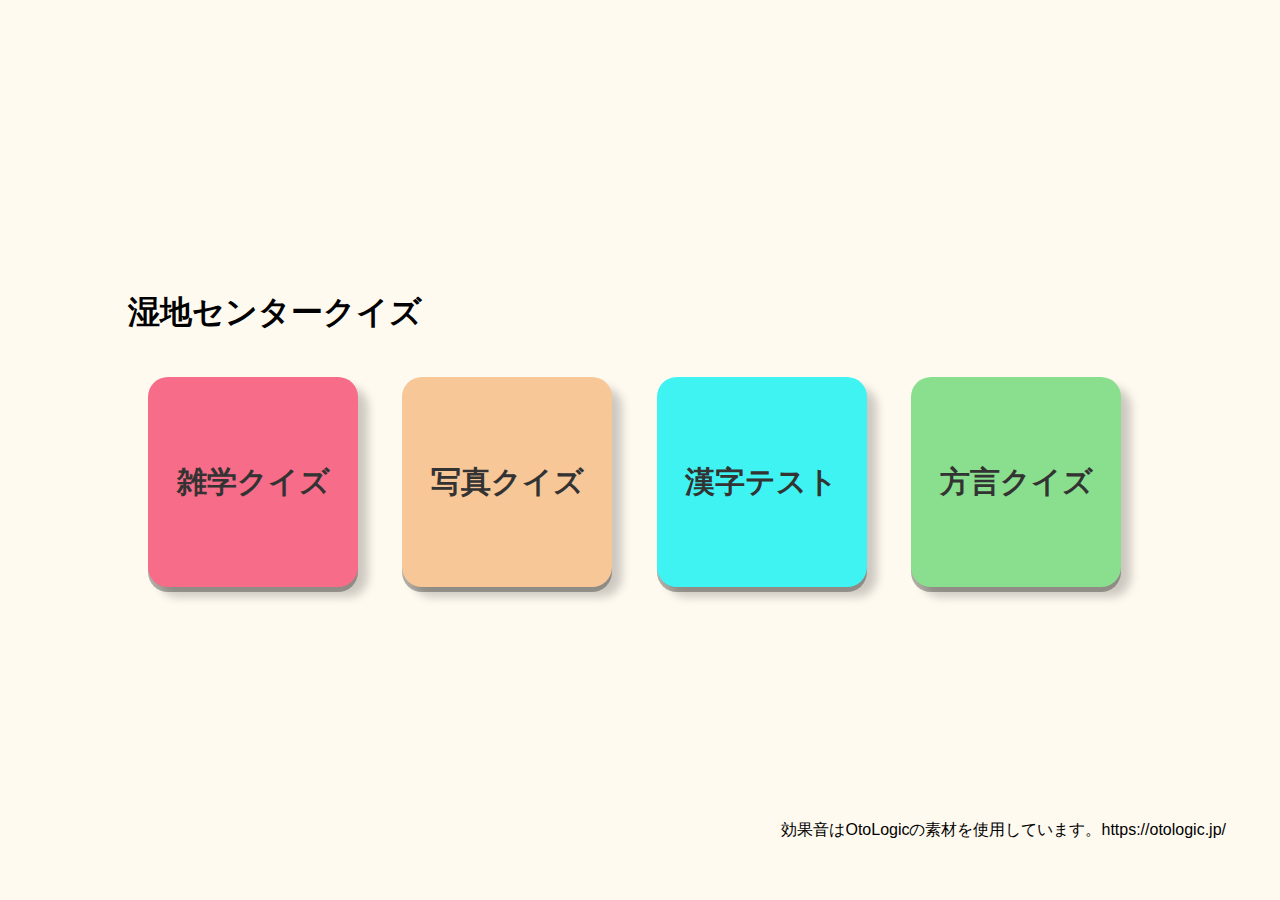
<file: index.html>
<!DOCTYPE HTML>
<html>
<head>
<meta charset="utf-8">
<title>初めのページ</title>
<link rel="stylesheet" href="style.css">
</head>
<body>
       
<div class="quiz">
    <div class="inner-block">
        <div id  = "quiz-top"></div> 
            <h1>湿地センタークイズ</h1>
        <div id = "quiz-below">
            <a href="quiz_text.html"><div class="start", style = "background-color: rgb(247, 108, 136);">雑学クイズ</div></a>
            <a href="quiz_image.html"><div class="start", style = "background-color: rgb(247, 199, 152);">写真クイズ</div></a>
            <a href="quiz_kanji.html"><div class="start", style = "background-color: rgb(63, 243, 243);">漢字テスト</div></a>
            <a href="quiz_uchina.html"><div class="start", style = "background-color: rgb(138, 223, 142);">方言クイズ</div></a>
        </div>
    </div>
</div>
<div id = "footer" class = "footer", style = "text-align: right;">効果音はOtoLogicの素材を使用しています。https://otologic.jp/ </div>

</body>
</html>

<script>
//キー操作での選択
function selectQuiz(){
  document.addEventListener("keydown", keydownEvent, false)
  function keydownEvent(event){
    if(event.key === "a" || event.key === "A"){
      window.location.href = "./quiz_text.html";
    } else if(event.key === "b" || event.key === "B"){
      window.location.href = "./quiz_image.html"; 
    } else if(event.key === "c" || event.key === "C"){
      window.location.href = "./quiz_kanji.html"; 
    } else if(event.key === "d" || event.key === "D"){
      window.location.href = "./quiz_uchina.html";} 
    }
}
selectQuiz()
</script>
</file>
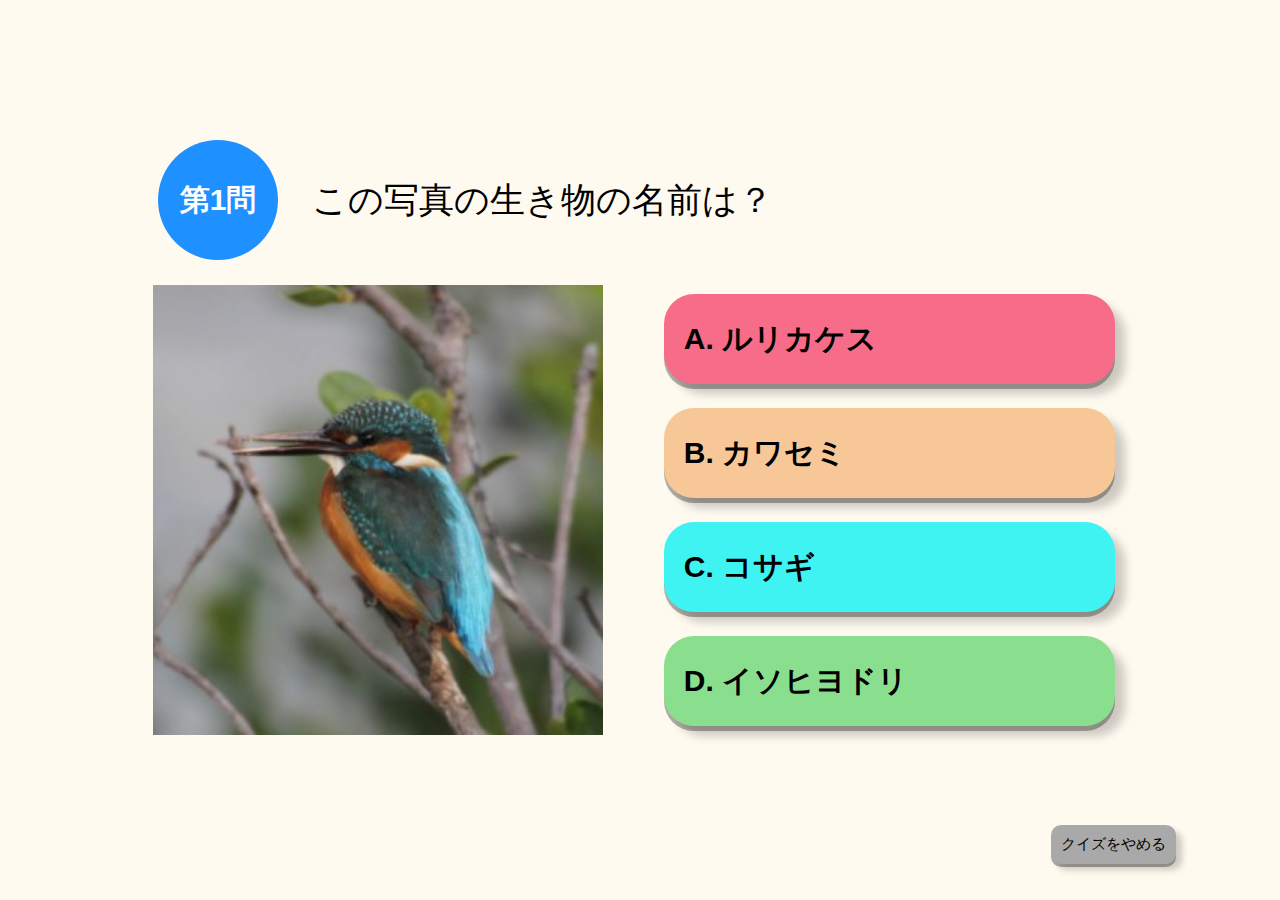
<file: quiz_image.html>
<!DOCTYPE HTML>
<html>
<head>
<meta charset="utf-8">
<title>写真クイズ</title>
<link rel="stylesheet" href="style.css">
</head>
<body>     
<div class="inner-block">
  <div id = "quiz-top">
    <div id = "quiz-number"></div>
    <div id = "quiz-question">この写真の生き物の名前は？</div>
  </div>
  <div class="quiz-below">
    <div class = "quiz-image", id="questionPhoto">
    </div>
    <div id = "options-image">
        <div class = "quiz-option", id = "op_a", style = "background-color: rgb(247, 108, 136);"></div>
        <div class = "quiz-option", id = "op_b", style = "background-color: rgb(247, 199, 152);"></div>
        <div class = "quiz-option", id = "op_c" style = "background-color: rgb(63, 243, 243);"></div>
        <div class = "quiz-option", id = "op_d", style = "background-color: rgb(138, 223, 142);"></div>
    </div>
  </div>
</div>

<div id = "footer" class = "footer"> <button id = "quit-btn" type = button>クイズをやめる</botton></div>

<!-- 正解・不正解のオーバーレイ -->
<div id="overlay" class="overlay-event">
    <div class="flex">
      <div id="overlay-inner">
        <div id ="answer"></div>
        <button id="close-btn" class="overlay-event" type=button, style = "background-color: darkgrey;">次に進む</button>
      </div>
    </div>
</div>

<!-- 中断・始めに戻るオーバーレイ -->
<div id="pause" class="pause-event">
  <div class="flex">
    <div id="pause-inner">
      <div style = 'font-size:40px'>クイズを終了しますか？</div>
      <br>
      <button id="close-btn" class="pause-event" type=button, style = "background-color: rgb(247, 108, 136);">クイズに戻る</button>
      <a href="index.html"><button id="start-btn" class="pause-event" type=button, style = "background-color: rgb(247, 199, 152);">クイズをやめる</button</a>
    </div>
  </div>
</div>
  

<script src = "./js/common.js"></script>
<script src = "./js/image_quiz.js"></script>
<script>


let textQuestions = readCsv("./csv/image_quiz.csv")
textQuestions = selectQuestion(textQuestions, n_questions) 
quiz(textQuestions)
document.oncontextmenu = function () {return false;}
</script>

</body>
</html>
</file>
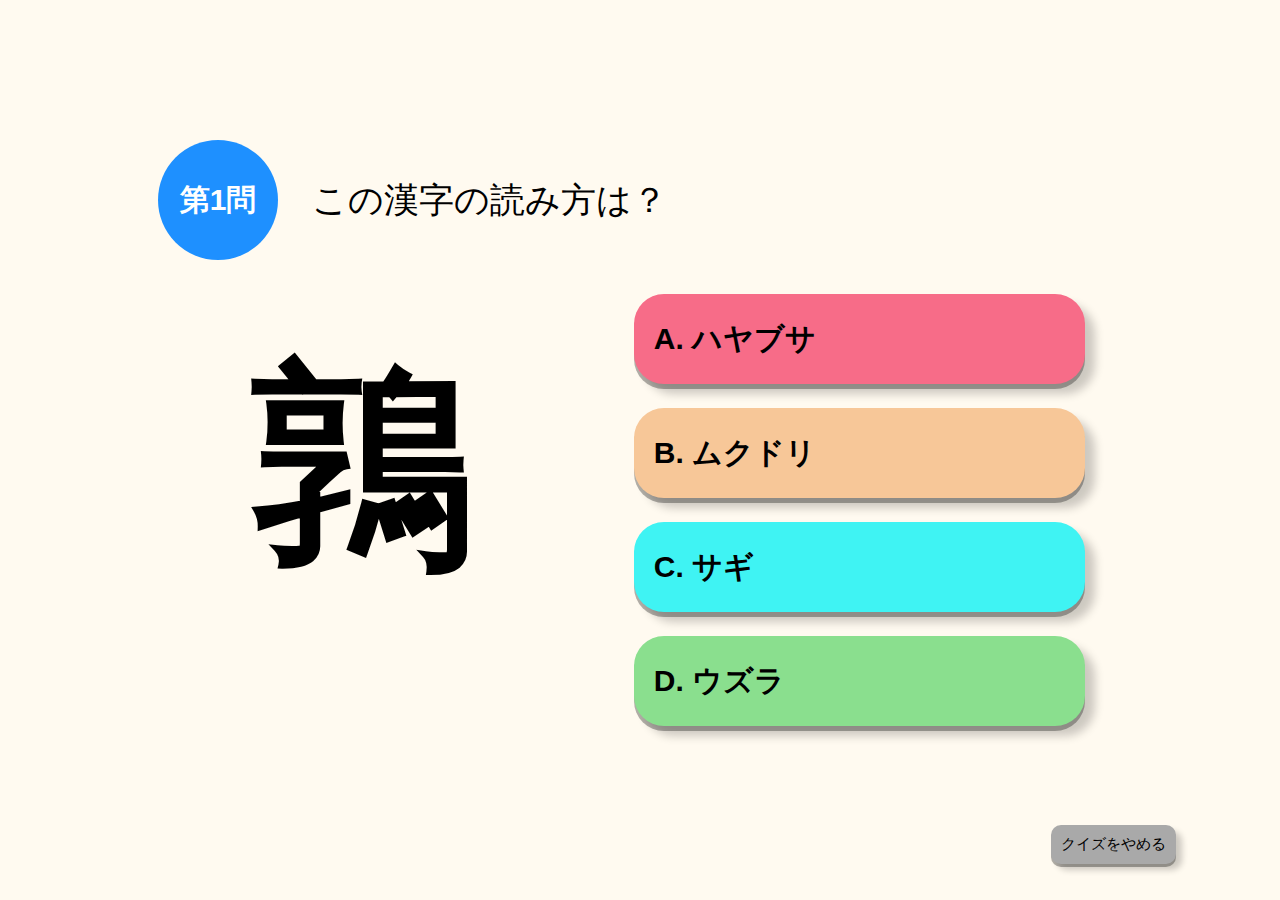
<file: quiz_kanji.html>
<!DOCTYPE HTML>
<html>
<head>
<meta charset="utf-8">
<title>漢字クイズ</title>
<link rel="stylesheet" href="style.css">
</head>
<body>     
<div class="inner-block">
  <div id = "quiz-top">
    <div id = "quiz-number"></div>
    <div id = "quiz-question">この漢字の読み方は？</div>
  </div>
  <div class="quiz-below">
    <div class = "quiz-kanji", id="questionKanji">
    </div>
    <div id = "options-image">
        <div class = "quiz-option", id = "op_a", style = "background-color: rgb(247, 108, 136);"></div>
        <div class = "quiz-option", id = "op_b", style = "background-color: rgb(247, 199, 152);"></div>
        <div class = "quiz-option", id = "op_c" style = "background-color: rgb(63, 243, 243);"></div>
        <div class = "quiz-option", id = "op_d", style = "background-color: rgb(138, 223, 142);"></div>
    </div>
  </div>
</div>

<div id = "footer" class = "footer"> <button id = "quit-btn" type = button> クイズをやめる</botton></div>

<!-- 正解・不正解のオーバーレイ -->
<div id="overlay" class="overlay-event">
    <div class="flex">
      <div id="overlay-inner">
        <div id ="answer"></div>
        <button id="close-btn" class="overlay-event" type=button,  style = "background-color: darkgrey;">次に進む</button>
      </div>
    </div>
</div>

<!-- 中断・始めに戻るオーバーレイ -->
<div id="pause" class="pause-event">
  <div class="flex">
    <div id="pause-inner">
      <div style = 'font-size:40px'>クイズを終了しますか？</div>
      <br>
      <button id="close-btn" class="pause-event" type=button, style = "background-color: rgb(247, 108, 136);">クイズに戻る</button>
      <a href="index.html"><button id="start-btn" class="pause-event" type=button, style = "background-color: rgb(247, 199, 152);">クイズをやめる</button</a>
    </div>
  </div>
</div>
  

<script src = "./js/common.js"></script>
<script src = "./js/kanji_quiz.js"></script>

<script>
let textQuestions = readCsv("./csv/kanji_quiz.csv")
let yomikata = textQuestions.map(item => item[1]); //問題にあるすべての読み方をピックアップ

textQuestions = selectQuestion(textQuestions, n_questions) 
quiz()
document.oncontextmenu = function () {return false;}
</script>

</body>
</html>
</file>
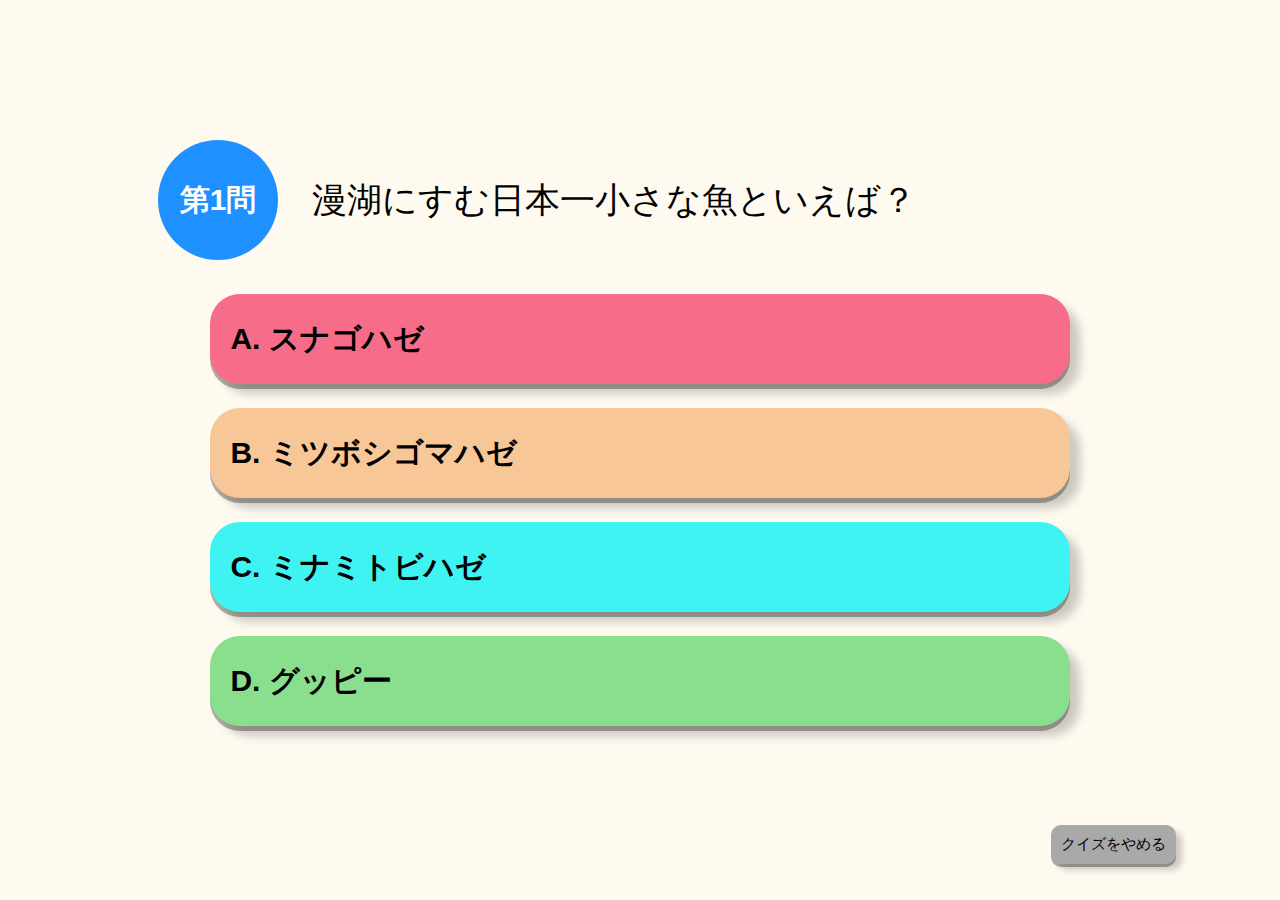
<file: quiz_text.html>
<!DOCTYPE HTML>
<html>
<head>
<meta charset="utf-8">
<title>湿地センタークイズ</title>
<link rel="stylesheet" href="style.css">
</head>
<body>     
<div class="inner-block">
  <div id = "quiz-top">
    <div id = "quiz-number"></div>
    <div id = "quiz-question"></div>
  </div>
  <div class = "quiz-below">
    <div id = "options-text">
        <div class = "quiz-option", id = "op_a", style = "background-color: rgb(247, 108, 136);"></div>
        <div class = "quiz-option", id = "op_b", style = "background-color: rgb(247, 199, 152);"></div>
        <div class = "quiz-option", id = "op_c" style = "background-color: rgb(63, 243, 243);"></div>
        <div class = "quiz-option", id = "op_d", style = "background-color: rgb(138, 223, 142);"></div>
    </div>
  </div>
</div>

<div id = "footer" class = "footer"> <button id = "quit-btn" type = button>クイズをやめる</botton></div>

<!-- 正解・不正解のオーバーレイ -->
<div id="overlay" class="overlay-event">
    <div class="flex">
      <div id="overlay-inner">
        <div id ="answer"></div>
        <button id="close-btn" class="overlay-event" type=button, style = "background-color: darkgrey;">次に進む</button>
      </div>
    </div>
</div>

<!-- 中断・始めに戻るオーバーレイ -->
<div id="pause" class="pause-event">
  <div class="flex">
    <div id="pause-inner">
      <div style = 'font-size:40px'>クイズを終了しますか？</div>
      <br>
      <button id="close-btn" class="pause-event" type=button, style = "background-color: rgb(247, 108, 136);">クイズに戻る</button>
      <a href="index.html"><button id="start-btn" class="pause-event" type=button, style = "background-color: rgb(247, 199, 152);">クイズをやめる</button</a>
    </div>
  </div>
</div>

<script src = "./js/text_quiz.js"></script>
<script src = "./js/common.js"></script>
<script>

let textQuestions = readCsv("./csv/text_quiz.csv")
textQuestions = selectQuestion(textQuestions, n_questions) 
quiz()
document.oncontextmenu = function () {return false;}
</script>

</body>
</html>
</file>
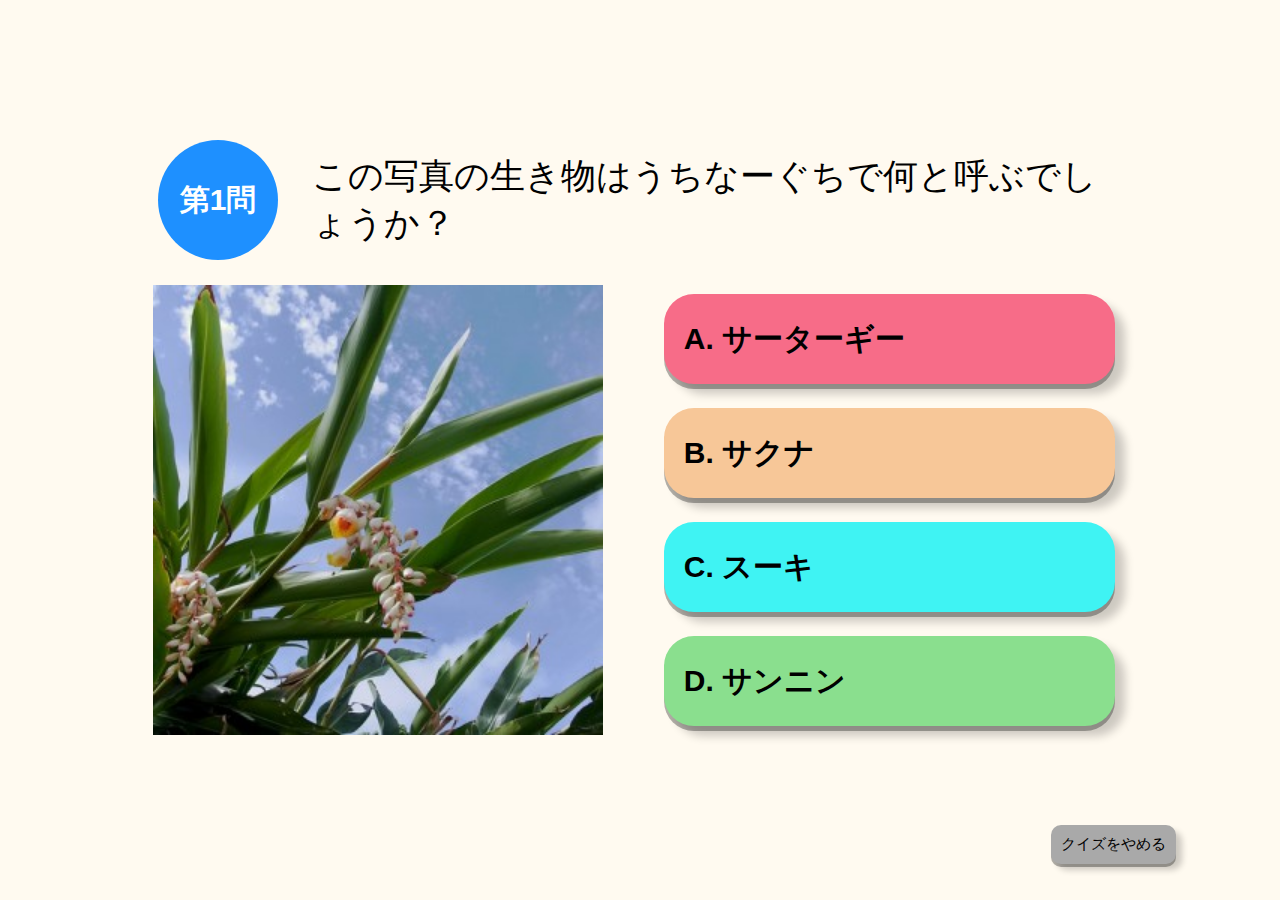
<file: quiz_uchina.html>
<!DOCTYPE HTML>
<html>
<head>
<meta charset="utf-8">
<title>写真クイズ</title>
<link rel="stylesheet" href="style.css">
</head>
<body>     
<div class="inner-block">
  <div id = "quiz-top">
    <div id = "quiz-number"></div>
    <div id = "quiz-question">この写真の生き物はうちなーぐちで何と呼ぶでしょうか？</div>
  </div>
  <div class="quiz-below">
    <div class = "quiz-image", id="questionPhoto">
    </div>
    <div id = "options-image">
        <div class = "quiz-option", id = "op_a", style = "background-color: rgb(247, 108, 136);"></div>
        <div class = "quiz-option", id = "op_b", style = "background-color: rgb(247, 199, 152);"></div>
        <div class = "quiz-option", id = "op_c" style = "background-color: rgb(63, 243, 243);"></div>
        <div class = "quiz-option", id = "op_d", style = "background-color: rgb(138, 223, 142);"></div>
    </div>
  </div>
</div>

<div id = "footer" class = "footer"> <button id = "quit-btn" type = button>クイズをやめる</botton></div>

<!-- 正解・不正解のオーバーレイ -->
<div id="overlay" class="overlay-event">
    <div class="flex">
      <div id="overlay-inner">
        <div id ="answer"></div>
        <button id="close-btn" class="overlay-event" type=button, style = "background-color: darkgrey;">次に進む</button>
      </div>
    </div>
</div>

<!-- 中断・始めに戻るオーバーレイ -->
<div id="pause" class="pause-event">
  <div class="flex">
    <div id="pause-inner">
      <div style = 'font-size:40px'>クイズを終了しますか？</div>
      <br>
      <button id="close-btn" class="pause-event" type=button, style = "background-color: rgb(247, 108, 136);">クイズに戻る</button>
      <a href="index.html"><button id="start-btn" class="pause-event" type=button, style = "background-color: rgb(247, 199, 152);">クイズをやめる</button</a>
    </div>
  </div>
</div>
  

<script src = "./js/common.js"></script>
<script src = "./js/image_quiz.js"></script>
<script>


let textQuestions = readCsv("./csv/uchina_quiz.csv")
textQuestions = selectQuestion(textQuestions, n_questions) 
quiz(textQuestions)
document.oncontextmenu = function () {return false;}
</script>

</body>
</html>
</file>
<file: style.css>
body{
  font-family: "Helvetica Neue", "Helvetica", "Hiragino Sans", "Hiragino Kaku Gothic ProN", "Arial", "Yu Gothic", "Meiryo", sans-serif;
  margin: 0;
  height: 95vh;
  background-color: #fffaf0;
}
a {
  text-decoration:none
}

.inner-block {
  width: 80%;
  height: 640px;
  margin: 0px auto;
  padding: 15px;
  max-width: 1500px;
  /*background-color:  #eee7e7;*/
  position: absolute;
  top: 50%;
  left: 50%;
  transform: translate(-50%,-50%);
}

/* 問題 */
#quiz-top{
  width: 100%;
  height: 140px;
  margin: 0;
}
#quiz-number {       /*第X問*/
  height: 100px ;
  width: 100px;
  border-radius: 50%;
  text-align:center;
  line-height: 100px;
  font-size: 30px;
  font-weight: bold;
  color: white;
  padding: 10px;
  margin: 10px 10px 10px 30px;
  background-color: #1e90ff;
  display: inline-block;
  vertical-align: middle ;
}
#quiz-question { /*問題本文*/
  font-size: 35px;
  width: calc(100% - 210px);
  padding: 10px;
  margin: 10px;
  /*background-color:  #c99494;*/
  display: inline-block;
  text-align: left;
  vertical-align: middle ;
}
.quiz-below{
  width: 100%;
  height: 500px;
  margin: 0;
}
#options-text{
  width:100%;
  height: 100%;
  vertical-align: top;
}
#options-image{
  width: calc(100% - 510px);
  height: 100%;
  display:inline-block;
  vertical-align: top;
}

/* 写真問題・漢字問題 */
/* 問題の写真 */

.quiz-image {
  padding: 15px;
  width: 450px;
  height: 450px;
  margin: 0 10px ;
  display:inline-block;
  vertical-align: top;
}
.image-class{
  width: 450px;
  height:auto;
}
/* 問題の漢字 */
.quiz-kanji {
  padding: 50px 0;
  font-size: 220px;
  font-weight: bold;
  text-align: center;
  width: 450px;
  height: 450px;
  margin: 0 10px ;
  display:inline-block;
  vertical-align: middle;
}

/* 選択肢 */
.quiz-option{
  width: 80%;
  height: 50px;
  margin: 24px auto;
  font-size: 30px;
  padding: 20px;
  line-height: 50px; 
  font-weight: bold;
  border-radius: 30px;
  box-shadow: 0 5px 0 rgba(0,0,0,0.3), 10px 10px 10px rgba(0,0,0,0.2);
  float: center;
  cursor: pointer;
}
   /*ボタンをクリックしたときのアニメ*/
   .quiz-option:hover {
    text-decoration: none; /* リンクに出てくる下線を無効にする*/   
    box-shadow: none;
    transform: translateY(5px); 
  }
  .quiz-option:active{
    color: #ffffff; /* 文字色を白にする */
    text-decoration: none; /* リンクに出てくる下線を無効にする*/  
    box-shadow: none;  
  }


/*開始ページ*/
.start {
  width: 170px;
  height: 170px;
  display: inline-block;
  border-radius: 20px;
  padding: 20px;
  margin : 20px ;
  cursor: pointer;
  text-align:center;
  font-weight: bold;
  font-size: 30px;
  line-height: 170px;
  color: #333;
  box-shadow: 0 5px 0 rgba(0,0,0,0.3), 10px 10px 10px rgba(0,0,0,0.2);
  }
.start:hover{
  text-decoration: none; /* リンクに出てくる下線を無効にする*/   
  box-shadow: none;
  color: black;
  transform: translateY(5px); 
}
.start:active{
  color: #ffffff; /* 文字色を白にする */
  text-decoration: none; /* リンクに出てくる下線を無効にする*/  
  box-shadow: none;  
}

/*結果のページ*/
.results {
  width: calc(100% - 60px);
  height: 400px;
  font-size: 50px;
  display: inline-block;
 }
 .score {
  text-align:center;
  width: calc(100% - 60px);
  height: 200px;
  line-height: 150px;
  margin : 10px auto 10px;
  font-size: 150px;
  font-weight: bold;
 }
.btn_restart{
  width: 300px;
  border-radius: 5px;
  background-color: darkgrey;
  box-shadow: 0 5px 0 rgba(0,0,0,0.3), 10px 10px 10px rgba(0,0,0,0.2);
  padding: 10px;
  font-size: 30px;
  text-decoration: none;
  text-align: center;
  color: white;
  margin: 10px  auto;
  vertical-align:top;
}
.btn_restart:hover {
  text-decoration: none; /* リンクに出てくる下線を無効にする*/   
  box-shadow: none;
  transform: translateY(5px); 
}
.btn_restart:active{
  color: #ffffff; /* 文字色を白にする */
  text-decoration: none; /* リンクに出てくる下線を無効にする*/    
}

/*フッター*/
.footer{
  width: 95%;
  height: 70px;
  padding: 10px;
  position: absolute;
  bottom: 0;
}
#quit-btn{
  display:block;
  margin: 5px 50px;
  padding: 10px 10px;
  border-radius: 10px;
  border: none;
  box-shadow: 0 3px 0 rgba(0,0,0,0.3), 6px 6px 6px rgba(0,0,0,0.2);
  background-color: darkgrey;
  cursor: pointer;
  font-size: 15px;
  float: right;
}
  #quit-btn:hover {
    text-decoration: none; /* リンクに出てくる下線を無効にする*/   
    box-shadow: none;
    transform: translateY(5px); 
  }
  #quit-btn:active{
    color: #ffffff; /* 文字色を白にする */
    text-decoration: none; /* リンクに出てくる下線を無効にする*/    
  }

/*オーバーレイ*/
#overlay, #pause{
  position: fixed;
  top:0;
  z-index: 10;
  width: 100vw;
  height: 100vh;
  visibility: hidden;
  opacity: 0;
  background: rgba(0,0,0,0.8);
  transition: all 0.5s ease-out;
}
#overlay.overlay-on, #pause.pause-on{
  visibility: visible;
  opacity: 1;
}
.flex{
  width: 100%;
  height:100%;
  display: flex;
  justify-content: center;
  align-items: center; 
}
#overlay-inner, #pause-inner{
  padding:40px;
  background-color: #eee7e7f1;
  text-align:center;
  border-radius: 30px; 
}
#open-btn, #close-btn, #start-btn{
  display:inline-block;
  margin:20px;
  padding:20px 20px;
  border-radius: 20px;
  border: none;
  box-shadow: 0 5px 0 rgba(0,0,0,0.3), 10px 10px 10px rgba(0,0,0,0.2);
  cursor: pointer;
  font-size: 20px;
  line-height: 20px;
}
#open-btn:hover, #close-btn:hover, #start-btn:hover {
  text-decoration: none; /* リンクに出てくる下線を無効にする*/   
  box-shadow: none;
  transform: translateY(5px); 
}
#open-btn:active, #close-btn:active, #start-btn:active{
  color: #ffffff; /* 文字色を白にする */
  text-decoration: none; /* リンクに出てくる下線を無効にする*/    
}
</file>
